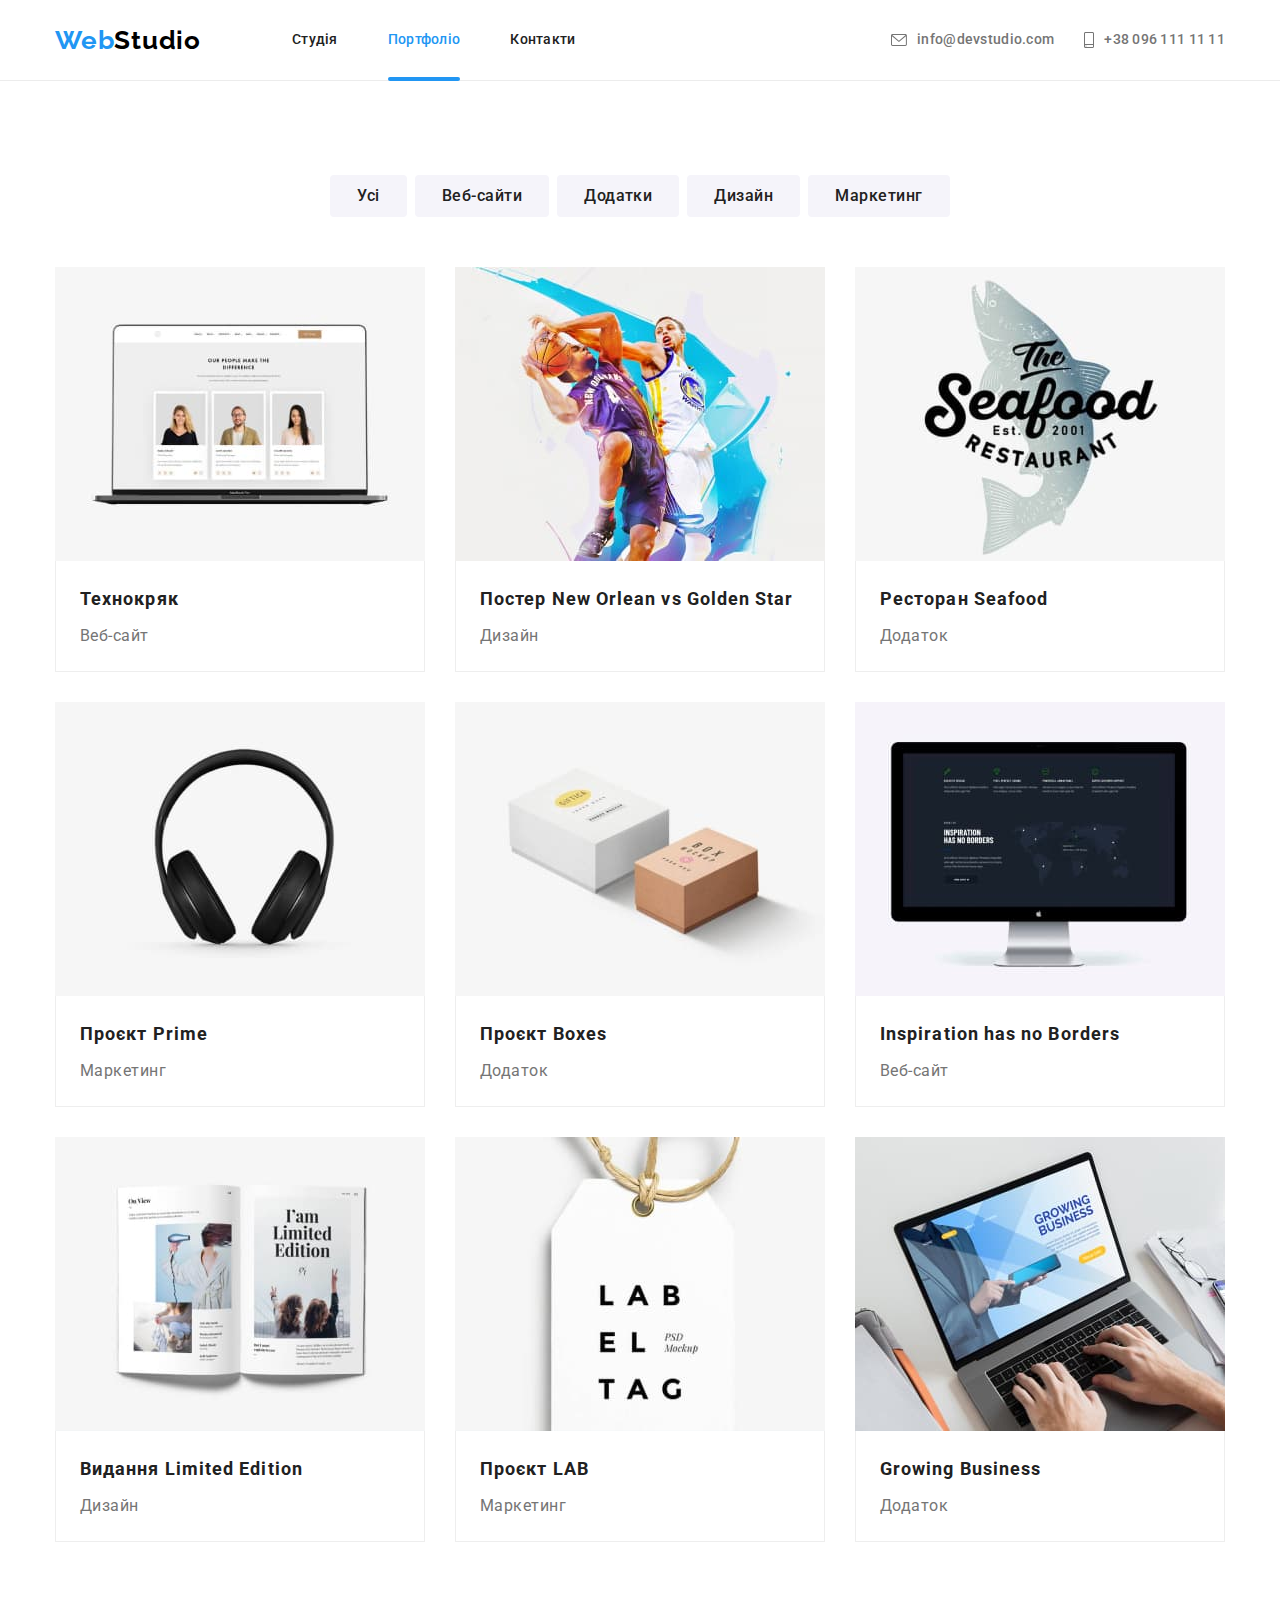
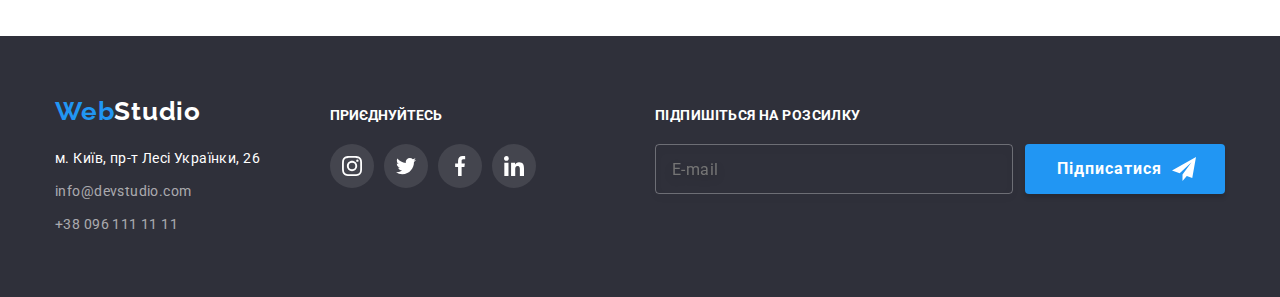
<file: portfolio.html>
<!DOCTYPE html>
<html lang="uk">
  <head>
    <meta charset="UTF-8" />
    <meta http-equiv="X-UA-Compatible" content="IE=edge" />
    <meta name="viewport" content="width=device-width, initial-scale=1.0" />
    <title>Portfolio</title>
    <link rel="stylesheet" href="./css/main.min.css" />
    <link rel="preconnect" href="https://fonts.googleapis.com" />
    <link rel="preconnect" href="https://fonts.gstatic.com" crossorigin />
    <link
      href="https://fonts.googleapis.com/css2?family=Raleway:wght@700&family=Roboto:wght@400;500;700;900&display=swap"
      rel="stylesheet"
    />
    <link
      rel="stylesheet"
      href="https://cdnjs.cloudflare.com/ajax/libs/modern-normalize/1.1.0/modern-normalize.min.css"
    />
    <link rel="stylesheet" href="./css/main.min.css" />
  </head>
  <body>
    <!--Шапка сайту-->
    <header class="header">
      <div class="container header-content">
        <a class="logo" href="index.html"
          >Web<span class="header__logo">Studio</span>
        </a>
        <nav class="main-nav">
          <ul class="main-nav__list">
            <li class="main-nav__item">
              <a class="main-nav__link" href="./index.html">Студія</a>
            </li>
            <li class="main-nav__item">
              <a
                class="main-nav__link main-nav__link--current"
                href="./portfolio.html"
                >Портфоліо</a
              >
            </li>
            <li class="main-nav__item">
              <a class="main-nav__link" href="#">Контакти</a>
            </li>
          </ul>
        </nav>
        <ul class="contacts">
          <li class="contacts__item">
            <a class="contacts__link" href="mailto:info@devstudio.com"
              ><svg class="contacts__icon" width="16px" height="12px">
                <use href="./imges/sprite.svg#icon-envelope"></use>
              </svg>
              info@devstudio.com
            </a>
          </li>
          <li class="contacts__item">
            <a class="contacts__link" href="tel:+380961111111"
              ><svg class="contacts__icon" width="10px" height="16px">
                <use href="./imges/sprite.svg#icon-smartphone"></use>
              </svg>
              +38 096 111 11 11</a
            >
          </li>
        </ul>
      </div>
    </header>
    <main>
      <!--Герой-->
      <section class="section">
        <div class="container">
          <h1 class="visually-hidden">Наші проекти</h1>
          <ul class="button-portfolio list">
            <li><button class="filter-button" type="button">Усі</button></li>
            <li>
              <button class="filter-button" type="button">Веб-сайти</button>
            </li>
            <li>
              <button class="filter-button" type="button">Додатки</button>
            </li>
            <li><button class="filter-button" type="button">Дизайн</button></li>
            <li>
              <button class="filter-button" type="button">Маркетинг</button>
            </li>
          </ul>
          <ul class="list project">
            <li class="works">
              <a class="project-list link" href="#">
                <div class="overlay">
                  <img
                    src="./imges/technokryk.jpg"
                    alt="websit-technokryk"
                    width="370"
                  />
                  <div class="overlay-hover">
                    <p class="overlay-text">
                      Ресурс пропонує комплексні пропозиції з різним рівнем
                      функціоналу та сервісів. Все це дозволить відвідувачу
                      отримати вичерпні відомості про компанію чи приватну
                      особу.
                    </p>
                  </div>
                </div>
                <div class="project-boder">
                  <h2 class="section-project">Технокряк</h2>
                  <p class="project-text">Веб-сайт</p>
                </div>
              </a>
            </li>
            <li class="works">
              <a class="project-list link" href="#">
                <div class="overlay">
                  <img
                    src="./imges/poster_new_orlean.jpg"
                    alt="poster-new-orlean-wih-golden-star"
                    width="370"
                  />
                  <div class="overlay-hover">
                    <p class="overlay-text">
                      Ресурс пропонує комплексні пропозиції з різним рівнем
                      функціоналу та сервісів. Все це дозволить відвідувачу
                      отримати вичерпні відомості про компанію чи приватну
                      особу.
                    </p>
                  </div>
                </div>
                <div class="project-boder">
                  <h2 class="section-project">
                    Постер New Orlean vs Golden Star
                  </h2>
                  <p class="project-text">Дизайн</p>
                </div>
              </a>
            </li>
            <li class="works">
              <a class="project-list link" href="#"
                ><div class="overlay">
                  <img
                    src="./imges/restaurant_seafood.jpg"
                    alt="banner-seafood-restaurant"
                    width="370"
                  />
                  <div class="overlay-hover">
                    <p class="overlay-text">
                      Ресурс пропонує комплексні пропозиції з різним рівнем
                      функціоналу та сервісів. Все це дозволить відвідувачу
                      отримати вичерпні відомості про компанію чи приватну
                      особу.
                    </p>
                  </div>
                </div>
                <div class="project-boder">
                  <h2 class="section-project">Ресторан Seafood</h2>
                  <p class="project-text">Додаток</p>
                </div>
              </a>
            </li>
            <li class="works">
              <a class="project-list link" href="#"
                ><div class="overlay">
                  <img
                    src="./imges/project_prime.jpg"
                    alt="headphones"
                    width="370"
                  />
                  <div class="overlay-hover">
                    <p class="overlay-text">
                      Ресурс пропонує комплексні пропозиції з різним рівнем
                      функціоналу та сервісів. Все це дозволить відвідувачу
                      отримати вичерпні відомості про компанію чи приватну
                      особу.
                    </p>
                  </div>
                </div>
                <div class="project-boder">
                  <h2 class="section-project">Проєкт Prime</h2>
                  <p class="project-text">Маркетинг</p>
                </div>
              </a>
            </li>
            <li class="works">
              <a class="project-list link" href="#"
                ><div class="overlay">
                  <img
                    src="./imges/project_box.jpg"
                    alt="two-boxes"
                    width="370"
                  />
                  <div class="overlay-hover">
                    <p class="overlay-text">
                      Ресурс пропонує комплексні пропозиції з різним рівнем
                      функціоналу та сервісів. Все це дозволить відвідувачу
                      отримати вичерпні відомості про компанію чи приватну
                      особу.
                    </p>
                  </div>
                </div>
                <div class="project-boder">
                  <h2 class="section-project">Проєкт Boxes</h2>
                  <p class="project-text">Додаток</p>
                </div>
              </a>
            </li>
            <li class="works">
              <a class="project-list link" href="#"
                ><div class="overlay">
                  <img
                    src="./imges/inspiration_hasnt_boders.jpg"
                    alt="websit-inspiration-hasnt-boders"
                    width="370"
                  />
                  <div class="overlay-hover">
                    <p class="overlay-text">
                      Ресурс пропонує комплексні пропозиції з різним рівнем
                      функціоналу та сервісів. Все це дозволить відвідувачу
                      отримати вичерпні відомості про компанію чи приватну
                      особу.
                    </p>
                  </div>
                </div>
                <div class="project-boder">
                  <h2 class="section-project">Inspiration has no Borders</h2>
                  <p class="project-text">Веб-сайт</p>
                </div>
              </a>
            </li>
            <li class="works">
              <a class="project-list link" href="#"
                ><div class="overlay">
                  <img
                    src="./imges/limitid_edition.jpg"
                    alt="book"
                    width="370"
                  />
                  <div class="overlay-hover">
                    <p class="overlay-text">
                      Ресурс пропонує комплексні пропозиції з різним рівнем
                      функціоналу та сервісів. Все це дозволить відвідувачу
                      отримати вичерпні відомості про компанію чи приватну
                      особу.
                    </p>
                  </div>
                </div>
                <div class="project-boder">
                  <h2 class="section-project">Видання Limited Edition</h2>
                  <p class="project-text">Дизайн</p>
                </div>
              </a>
            </li>
            <li class="works">
              <a class="project-list link" href="#"
                ><div class="overlay">
                  <img src="./imges/project_lab.jpg" alt="label" width="370" />
                  <div class="overlay-hover">
                    <p class="overlay-text">
                      Ресурс пропонує комплексні пропозиції з різним рівнем
                      функціоналу та сервісів. Все це дозволить відвідувачу
                      отримати вичерпні відомості про компанію чи приватну
                      особу.
                    </p>
                  </div>
                </div>
                <div class="project-boder">
                  <h2 class="section-project">Проєкт LAB</h2>
                  <p class="project-text">Маркетинг</p>
                </div>
              </a>
            </li>
            <li class="works">
              <a class="project-list link" href="#"
                ><div class="overlay">
                  <img
                    src="./imges/growing_business.jpg"
                    alt="laptop-with-app"
                    width="370"
                  />
                  <div class="overlay-hover">
                    <p class="overlay-text">
                      Ресурс пропонує комплексні пропозиції з різним рівнем
                      функціоналу та сервісів. Все це дозволить відвідувачу
                      отримати вичерпні відомості про компанію чи приватну
                      особу.
                    </p>
                  </div>
                </div>
                <div class="project-boder">
                  <h2 class="section-project">Growing Business</h2>
                  <p class="project-text">Додаток</p>
                </div>
              </a>
            </li>
          </ul>
        </div>
      </section>
    </main>
    <!--Футтер-->
    <footer class="footer">
      <div class="container footer-container">
        <div>
          <a class="logo" href="#"
            >Web<span class="logo__footer">Studio</span>
          </a>
          <address class="address">
            <ul class="address-list">
              <li class="address-item">
                <a
                  class="address-link__colored"
                  href="https://goo.gl/maps/43y1ShWH6YqDdSyP7"
                  target="_blank"
                  rel="noopener nofollow noreferrer "
                  >м. Київ, пр-т Лесі Українки, 26
                </a>
              </li>
              <li class="address-item">
                <a class="address-link" href="mailto:info@devstudio.com"
                  >info@devstudio.com</a
                >
              </li>
              <li class="address-item">
                <a class="address-link" href="tel:+380961111111"
                  >+38 096 111 11 11</a
                >
              </li>
            </ul>
          </address>
        </div>
        <div class="social-container">
          <p class="social-title">ПРИЄДНУЙТЕСЬ</p>
          <ul class="footer-social">
            <li>
              <a class="footer-social__icon" href="#">
                <svg width="20" height="20">
                  <use href="./imges/sprite.svg#icon-instagram"></use>
                </svg>
              </a>
            </li>
            <li>
              <a class="footer-social__icon" href="#">
                <svg width="20" height="20">
                  <use href="./imges/sprite.svg#icon-twiter"></use>
                </svg>
              </a>
            </li>
            <li>
              <a class="footer-social__icon" href="#">
                <svg width="20" height="20">
                  <use href="./imges/sprite.svg#icon-facebook"></use>
                </svg>
              </a>
            </li>
            <li>
              <a class="footer-social__icon" href="#">
                <svg width="20" height="20">
                  <use href="./imges/sprite.svg#icon-linkedin"></use>
                </svg>
              </a>
            </li>
          </ul>
        </div>
        <form class="form-subscribe">
          <div>
            <label for="subscribe-mail" class="form-subscribe__label">
              Підпишіться на розсилку</label
            >
            <input
              class="form-subscribe__input"
              name="subscribe-mail"
              id="subscribe-mail"
              type="mail"
              placeholder="E-mail"
            />
          </div>
          <button class="form-subscribe_button">
            Підписатися
            <svg class="form-subscribe__icon" width="24" height="24">
              <use href="./imges/sprite.svg#icon-send"></use>
            </svg>
          </button>
        </form>
      </div>
    </footer>
  </body>
</html>
</file>
<file: css/main.min.css>
:root{--main-color: #212121;--secondary-color: #757575;--akcent-color: #2196F3;--akcent-color-transparency: rgba(33, 150, 243, 0.9);--white-color: #FFFFFF;--logo-secondary-color: #000000;--hero-footer-background: #2F303A;--background-team: #F5F4FA;--button-hover: #188CE8;--footer-contact-color: rgba(255, 255, 255, 0.6);--icon-color: #AFB1B8;--boder-color: #21212133}:root{--main-font: "Roboto", sans-serif}body{background-color:var(--white-color);font-family:var(--main-font);color:var(--main-color);font-size:14px}.list{padding:0;margin:0;list-style:none}.link{text-decoration:none;font-style:normal}ul,h1,h2,h3,h4,h5,h6,p{margin:0;padding:0}img{display:block;max-width:100%;height:auto}.container{margin-left:auto;margin-right:auto;padding-left:15px;padding-right:15px}@media screen and (min-width: 480px){.container{width:480px}}@media screen and (min-width: 768px){.container{width:768px}}@media screen and (min-width: 1200px){.container{width:1200px}}.visually-hidden{position:absolute;white-space:nowrap;width:1px;height:1px;overflow:hidden;border:0;padding:0;clip:rect(0 0 0 0);-webkit-clip-path:inset(50%);clip-path:inset(50%);margin:-1px}.header{border-bottom:1px solid #ececec}.header-content{-webkit-box-align:center;-ms-flex-align:center;align-items:center;display:-webkit-box;display:-ms-flexbox;display:flex}.contacts{display:none}@media screen and (min-width: 768px){.contacts{display:block;list-style:none;margin-left:auto}}@media screen and (min-width: 1200px){.contacts{display:-webkit-box;display:-ms-flexbox;display:flex;margin-left:auto;gap:30px;list-style:none}}@media screen and (min-width: 768px)and (max-width: 1199px){.contacts__item:not(:last-child){margin-bottom:10px}}.contacts__link{-webkit-transition:color 250ms cubic-bezier(0.4, 0, 0.2, 1);transition:color 250ms cubic-bezier(0.4, 0, 0.2, 1);text-decoration:none;font-style:normal;color:var(--secondary-color);font-weight:500;line-height:1.14;letter-spacing:.02em}@media screen and (min-width: 1200px){.contacts__link{-webkit-box-align:center;-ms-flex-align:center;align-items:center;display:-webkit-box;display:-ms-flexbox;display:flex;padding-top:32px;padding-bottom:32px}}.contacts__link:hover,.contacts__link:focus{color:var(--akcent-color)}.contacts__icon{fill:currentColor}@media screen and (max-width: 1199px){.contacts__icon{margin-right:8px}}@media screen and (min-width: 1200px){.contacts__icon{margin-right:10px}}@media screen and (max-width: 1199px){.contacts__icon--email{width:14px;height:10px}}@media screen and (max-width: 1199px){.contacts__icon--phone{width:10px;height:14px}}.main-nav{margin-left:91px}.main-nav__list{display:none}@media screen and (min-width: 768px){.main-nav__list{display:-webkit-box;display:-ms-flexbox;display:flex;gap:50px;padding:0;margin:0;list-style:none}}.main-nav__link{-webkit-transition:color 250ms cubic-bezier(0.4, 0, 0.2, 1);transition:color 250ms cubic-bezier(0.4, 0, 0.2, 1);display:block;padding-top:32px;padding-bottom:32px;text-decoration:none;font-style:normal;color:var(--main-color);font-weight:500;line-height:1.14;letter-spacing:.02em}.main-nav__link:hover,.main-nav__link:focus{color:var(--akcent-color)}.main-nav__link--current{color:var(--akcent-color);position:relative}.main-nav__link--current::after{content:"";position:absolute;display:block;bottom:-1px;width:100%;height:4px;background-color:var(--akcent-color);border-radius:2px}.logo{color:var(--akcent-color);font-family:"Raleway";font-weight:700;font-size:26px;line-height:1.19;letter-spacing:.03em;text-decoration:none;font-style:normal}.header__logo{color:var(--logo-secondary-color)}.logo__footer{color:var(--white-color)}.hero{background-size:cover;background-position:center;background-repeat:no-repeat;margin-left:auto;margin-right:auto;max-width:1600px;padding-top:118px;padding-bottom:118px;text-align:center;background-color:rgba(47,48,58,.4);background-image:-webkit-gradient(linear, left top, right top, from(rgba(47, 48, 58, 0.4)), to(rgba(47, 48, 58, 0.4))),url(../imges/hero/img480.jpg);background-image:linear-gradient(to right, rgba(47, 48, 58, 0.4), rgba(47, 48, 58, 0.4)),url(../imges/hero/img480.jpg)}@media screen and (min-width: 1200px){.hero{padding-top:200px;padding-bottom:200px}}@media screen and (min-device-pixel-ratio: 2),screen and (-webkit-min-device-pixel-ratio: 2),screen and (min-resolution: 192dpi),screen and (min-resolution: 2dppx){.hero{background-image:-webkit-gradient(linear, left top, right top, from(rgba(47, 48, 58, 0.4)), to(rgba(47, 48, 58, 0.4))),url(../imges/hero/img960.jpg);background-image:linear-gradient(to right, rgba(47, 48, 58, 0.4), rgba(47, 48, 58, 0.4)),url(../imges/hero/img960.jpg)}}@media screen and (min-width: 481px){.hero{background-image:-webkit-gradient(linear, left top, right top, from(rgba(47, 48, 58, 0.4)), to(rgba(47, 48, 58, 0.4))),url(../imges/hero/img768.jpg);background-image:linear-gradient(to right, rgba(47, 48, 58, 0.4), rgba(47, 48, 58, 0.4)),url(../imges/hero/img768.jpg)}}@media screen and (min-width: 481px)and (min-device-pixel-ratio: 2),screen and (min-width: 481px)and (-webkit-min-device-pixel-ratio: 2),screen and (min-width: 481px)and (min-resolution: 192dpi),screen and (min-width: 481px)and (min-resolution: 2dppx){.hero{background-image:-webkit-gradient(linear, left top, right top, from(rgba(47, 48, 58, 0.4)), to(rgba(47, 48, 58, 0.4))),url(../imges/hero/img1536.jpg);background-image:linear-gradient(to right, rgba(47, 48, 58, 0.4), rgba(47, 48, 58, 0.4)),url(../imges/hero/img1536.jpg)}}@media screen and (min-width: 769px){.hero{background-image:-webkit-gradient(linear, left top, right top, from(rgba(47, 48, 58, 0.4)), to(rgba(47, 48, 58, 0.4))),url(../imges/hero/img1600.jpg);background-image:linear-gradient(to right, rgba(47, 48, 58, 0.4), rgba(47, 48, 58, 0.4)),url(../imges/hero/img1600.jpg)}}@media screen and (min-width: 769px)and (min-device-pixel-ratio: 2),screen and (min-width: 769px)and (-webkit-min-device-pixel-ratio: 2),screen and (min-width: 769px)and (min-resolution: 192dpi),screen and (min-width: 769px)and (min-resolution: 2dppx){.hero{background-image:-webkit-gradient(linear, left top, right top, from(rgba(47, 48, 58, 0.4)), to(rgba(47, 48, 58, 0.4))),url(../imges/hero/img3200.jpg);background-image:linear-gradient(to right, rgba(47, 48, 58, 0.4), rgba(47, 48, 58, 0.4)),url(../imges/hero/img3200.jpg)}}.hero__text{margin-bottom:30px;margin-left:auto;margin-right:auto;text-align:center;width:360px;color:var(--white-color);font-weight:900;font-size:26px;line-height:1.61;letter-spacing:.06em;text-transform:uppercase}@media screen and (min-width: 1200px){.hero__text{width:696px;font-size:44px;line-height:1.36}}.hero__button{-webkit-transition:background-color 250ms cubic-bezier(0.4, 0, 0.2, 1);transition:background-color 250ms cubic-bezier(0.4, 0, 0.2, 1);border-radius:4px;padding:10px 32px;background-color:var(--akcent-color);color:var(--white-color);cursor:pointer;border-color:rgba(0,0,0,0);-webkit-box-shadow:0px 4px 4px rgba(0,0,0,.15);box-shadow:0px 4px 4px rgba(0,0,0,.15);font-family:var(--main-font);font-weight:700;font-size:16px;line-height:1.9;letter-spacing:.06em}.hero__button:hover,.hero__button:focus{background-color:var(--button-hover)}.form-button{-webkit-transition:background-color 250ms cubic-bezier(0.4, 0, 0.2, 1);transition:background-color 250ms cubic-bezier(0.4, 0, 0.2, 1);margin-top:30px;width:200px;border-radius:4px;padding:10px 52px;background-color:var(--akcent-color);color:var(--white-color);cursor:pointer;border-color:rgba(0,0,0,0);-webkit-box-shadow:0px 4px 4px rgba(0,0,0,.15);box-shadow:0px 4px 4px rgba(0,0,0,.15);font-family:var(--main-font);font-weight:700;font-size:16px;line-height:1.9;letter-spacing:.06em}.form-button:hover,.form-button:focus{background-color:var(--button-hover)}.form-subscribe_button{-webkit-transition:background-color 250ms cubic-bezier(0.4, 0, 0.2, 1);transition:background-color 250ms cubic-bezier(0.4, 0, 0.2, 1);display:-webkit-box;display:-ms-flexbox;display:flex;-webkit-box-align:center;-ms-flex-align:center;align-items:center;-webkit-box-pack:center;-ms-flex-pack:center;justify-content:center;gap:10px;width:200px;padding:10px 28px;background-color:var(--akcent-color);-webkit-box-shadow:0px 4px 4px rgba(0,0,0,.15);box-shadow:0px 4px 4px rgba(0,0,0,.15);border-radius:4px;border:rgba(0,0,0,0);cursor:pointer;font-weight:700;font-size:16px;line-height:1.87;letter-spacing:.06em;color:var(--white-color)}.form-subscribe_button:hover,.form-subscribe_button:focus{background-color:var(--button-hover)}@media screen and (min-width: 768px){.form-subscribe_button{padding:10px 28px 10px 31px}}@media screen and (max-width: 1199px){.button--centered{margin-left:auto;margin-right:auto}}.section{padding-top:60px;padding-bottom:60px}@media screen and (min-width: 1200px){.section{padding-top:94px;padding-bottom:94px}}.features{padding:0;margin:0;list-style:none}@media screen and (min-width: 768px){.features{display:-webkit-box;display:-ms-flexbox;display:flex;-ms-flex-wrap:wrap;flex-wrap:wrap;gap:30px}}.features__icons{display:-webkit-box;display:-ms-flexbox;display:flex;-webkit-box-pack:center;-ms-flex-pack:center;justify-content:center;-webkit-box-align:center;-ms-flex-align:center;align-items:center;background-color:#f5f4fa;height:120px;margin-bottom:30px}@media screen and (max-width: 767px){.features__item:not(:last-child){margin-bottom:30px}}@media screen and (min-width: 768px){.features__item{-ms-flex-preferred-size:calc((100% - 30px)/2);flex-basis:calc((100% - 30px)/2)}}@media screen and (min-width: 1200px){.features__item{-ms-flex-preferred-size:calc((100% - 90px)/4);flex-basis:calc((100% - 90px)/4)}}.features__tittle{margin-top:0;margin-bottom:10px;color:var(--main-color);font-weight:700;font-size:14px;line-height:1.14;letter-spacing:.03em}@media screen and (max-width: 767px){.features__tittle{text-align:center}}.features__text{color:var(--secondary-color);font-size:14px;line-height:1.7;letter-spacing:.03em}.production{display:none;padding-top:47px;padding-bottom:94px}@media screen and (min-width: 1200px){.production{display:-webkit-box;display:-ms-flexbox;display:flex}}.production__item{position:relative}.production__text{position:absolute;bottom:0;display:-webkit-box;display:-ms-flexbox;display:flex;-webkit-box-pack:center;-ms-flex-pack:center;justify-content:center;-webkit-box-align:center;-ms-flex-align:center;align-items:center;height:70px;width:100%;background-color:rgba(47,48,58,.8);color:var(--white-color);font-style:normal;font-weight:700;font-size:14px;line-height:1.14;letter-spacing:.03em;text-transform:uppercase}.production__tittle{margin-top:0;margin-bottom:50px;text-align:center;font-weight:700;font-size:36px;line-height:1.17;letter-spacing:.03em}.production__list{display:-webkit-box;display:-ms-flexbox;display:flex;-ms-flex-wrap:wrap;flex-wrap:wrap;gap:30px;list-style:none}.production__item{-ms-flex-preferred-size:calc((100% - 60px)/3);flex-basis:calc((100% - 60px)/3)}.production__item:last-child{margin-right:0px}.team{background-color:var(--background-team);padding-top:60px;padding-bottom:60px}@media screen and (min-width: 1200px){.team{padding-top:94px;padding-bottom:94px}}.team__tittle{margin-top:0;margin-bottom:30px;text-align:center;font-weight:700;font-size:28px;line-height:1.17;letter-spacing:.03em}@media screen and (min-width: 1200px){.team__tittle{margin-bottom:50px;font-size:36px}}.team__set{display:-webkit-box;display:-ms-flexbox;display:flex;-ms-flex-wrap:wrap;flex-wrap:wrap;-webkit-box-pack:center;-ms-flex-pack:center;justify-content:center;gap:30px;list-style:none}.teammate{border-radius:0px 0px 4px 4px;-webkit-box-shadow:0px 1px 3px rgba(0,0,0,.12),0px 1px 1px rgba(0,0,0,.14),0px 2px 1px rgba(0,0,0,.2);box-shadow:0px 1px 3px rgba(0,0,0,.12),0px 1px 1px rgba(0,0,0,.14),0px 2px 1px rgba(0,0,0,.2);background-color:var(--white-color)}.teammate:last-child{margin-right:0px}@media screen and (min-width: 480px){.teammate{width:450px}}@media screen and (min-width: 768px){.teammate{width:354px}}@media screen and (min-width: 1200px){.teammate{width:270px}}.teammate__info{padding-top:30px;padding-bottom:30px}.teammate__name{margin-bottom:10px;text-align:center;margin-bottom:10px;font-weight:500;font-size:16px;line-height:1.19;letter-spacing:.03em}.teammate__text{text-align:center;color:var(--secondary-color);font-size:16px;line-height:1.19;letter-spacing:.03em}.social-network{display:-webkit-box;display:-ms-flexbox;display:flex;-webkit-box-pack:center;-ms-flex-pack:center;justify-content:center;-webkit-box-align:center;-ms-flex-align:center;align-items:center;gap:10px;margin-top:16px;list-style:none}.social-network__icons{-webkit-transition:fill 250ms cubic-bezier(0.4, 0, 0.2, 1),background-color 250ms cubic-bezier(0.4, 0, 0.2, 1);transition:fill 250ms cubic-bezier(0.4, 0, 0.2, 1),background-color 250ms cubic-bezier(0.4, 0, 0.2, 1);fill:var(--icon-color);display:block;width:44px;height:44px;padding:12px;border-radius:50%}.social-network__icons:hover,.social-network__icons:focus{fill:var(--white-color);background-color:var(--akcent-color)}.customers{padding-top:60px;padding-bottom:60px}@media screen and (min-width: 1200px){.customers{padding-top:94px;padding-bottom:94px}}.customers__title{margin-bottom:30px;text-align:center;font-weight:700;letter-spacing:.03em;line-height:1.17;font-size:28px}@media screen and (min-width: 1200px){.customers__title{margin-top:0;margin-bottom:50px;font-size:36px}}.customers__list{display:-webkit-box;display:-ms-flexbox;display:flex;-webkit-box-pack:center;-ms-flex-pack:center;justify-content:center;-webkit-box-align:center;-ms-flex-align:center;align-items:center;-ms-flex-wrap:wrap;flex-wrap:wrap;gap:30px;list-style:none}@media screen and (min-width: 1200px){.customers__list{-ms-flex-wrap:nowrap;flex-wrap:nowrap}}.customers__icon{-webkit-transition:border-color 250ms cubic-bezier(0.4, 0, 0.2, 1),fill 250ms cubic-bezier(0.4, 0, 0.2, 1);transition:border-color 250ms cubic-bezier(0.4, 0, 0.2, 1),fill 250ms cubic-bezier(0.4, 0, 0.2, 1);display:-webkit-box;display:-ms-flexbox;display:flex;-webkit-box-pack:center;-ms-flex-pack:center;justify-content:center;-webkit-box-align:center;-ms-flex-align:center;align-items:center;width:210px;height:92px;border:1px solid #afb1b8;border-radius:4px;padding:16px 52px;fill:var(--icon-color)}.customers__icon:hover,.customers__icon:focus{border-color:var(--akcent-color);fill:var(--akcent-color)}@media screen and (min-width: 768px){.customers__icon{width:226px;padding:16px 60px}}@media screen and (min-width: 1200px){.customers__icon{width:170px;padding:16px 32px}}.footer{padding-bottom:60px;padding-top:60px;background-color:var(--hero-footer-background)}.footer-container{display:block;text-align:center}@media screen and (min-width: 768px){.footer-container{display:-webkit-box;display:-ms-flexbox;display:flex;-webkit-box-pack:center;-ms-flex-pack:center;justify-content:center;-ms-flex-wrap:wrap;flex-wrap:wrap;-webkit-box-align:baseline;-ms-flex-align:baseline;align-items:baseline}}@media screen and (min-width: 1200px){.footer-container{display:-webkit-box;display:-ms-flexbox;display:flex;-webkit-box-align:baseline;-ms-flex-align:baseline;align-items:baseline;text-align:start}}.address{margin-top:20px}.address-list{padding:0;margin:0;list-style:none}.address-item:not(:last-child){margin-bottom:8px}@media screen and (min-width: 1200px){.address-item:not(:last-child){margin-bottom:9px}}.address-link__colored{color:var(--white-color);letter-spacing:.03em;line-height:1.71;text-decoration:none;font-style:normal}.address-link{-webkit-transition:color 250ms cubic-bezier(0.4, 0, 0.2, 1);transition:color 250ms cubic-bezier(0.4, 0, 0.2, 1);color:var(--footer-contact-color);letter-spacing:.03em;line-height:1.71;text-decoration:none;font-style:normal}.address-link:hover,.address-link:focus,.address-link__colored:hover,.address-link__colored:focus{color:var(--akcent-color)}.social-container{margin-top:60px}@media screen and (min-width: 768px){.social-container{margin-left:165px;margin-top:0}}@media screen and (min-width: 1200px){.social-container{margin-left:70px}}.social-title{color:#fff;font-weight:700;font-size:14px;line-height:1.172}.footer-social{gap:10px;margin-top:20px;display:-webkit-box;display:-ms-flexbox;display:flex;-webkit-box-pack:center;-ms-flex-pack:center;justify-content:center;-webkit-box-align:center;-ms-flex-align:center;align-items:center;list-style:none}.footer-social__icon{-webkit-transition:background-color 250ms cubic-bezier(0.4, 0, 0.2, 1);transition:background-color 250ms cubic-bezier(0.4, 0, 0.2, 1);display:block;border-radius:50%;padding:12px;width:44px;height:44px;background-color:rgba(255,255,255,.1);fill:var(--white-color)}.footer-social__icon:hover,.footer-social__icon:focus{background-color:var(--akcent-color)}.form-subscribe{margin-top:60px}@media screen and (min-width: 768px){.form-subscribe{display:block;text-align:center;margin-top:0}}@media screen and (min-width: 1200px){.form-subscribe{display:-webkit-box;display:-ms-flexbox;display:flex;margin-left:auto;gap:12px;-webkit-box-align:end;-ms-flex-align:end;align-items:flex-end;text-align:start}}.form-subscribe__label{display:block;margin-bottom:20px;font-weight:700;font-size:14px;line-height:1.14;letter-spacing:.03em;text-transform:uppercase;color:var(--white-color)}@media screen and (min-width: 1200px){.form-subscribe__label{display:block;margin-top:0px}}.form-subscribe__input{display:block;width:100%;height:50px;padding:15px 16px;margin-bottom:20px;font-size:16px;line-height:1.25;letter-spacing:.03em;color:var(--white-color);cursor:pointer;border:1px solid rgba(255,255,255,.3019607843);-webkit-filter:drop-shadow(0px 4px 4px rgba(0, 0, 0, 0.15));filter:drop-shadow(0px 4px 4px rgba(0, 0, 0, 0.15));border-radius:4px;background-color:rgba(0,0,0,0);-webkit-transition:border-color 250ms cubic-bezier(0.4, 0, 0.2, 1);transition:border-color 250ms cubic-bezier(0.4, 0, 0.2, 1)}.form-subscribe__input:hover,.form-subscribe__input:focus{border-color:var(--akcent-color)}@media screen and (min-width: 768px){.form-subscribe__input{width:450px}}@media screen and (min-width: 1200px){.form-subscribe__input{width:358px;margin:0}}.form-subscribe__icon{fill:var(--white-color);display:-webkit-inline-box;display:-ms-inline-flexbox;display:inline-flex}.backdrop{position:fixed;top:0;left:0;width:100%;height:100%;background-color:rgba(0,0,0,.2);-webkit-transition:opacity 250ms cubic-bezier(0.4, 0, 0.2, 1),visibility 250ms cubic-bezier(0.4, 0, 0.2, 1);transition:opacity 250ms cubic-bezier(0.4, 0, 0.2, 1),visibility 250ms cubic-bezier(0.4, 0, 0.2, 1)}.backdrop.is-hidden{visibility:hidden;opacity:0;pointer-events:none}.modal{position:absolute;top:50%;left:50%;-webkit-transform:translate(-50%, -50%) scale(0.9);transform:translate(-50%, -50%) scale(0.9);-webkit-transition:-webkit-transform 250ms cubic-bezier(0.4, 0, 0.2, 1);transition:-webkit-transform 250ms cubic-bezier(0.4, 0, 0.2, 1);transition:transform 250ms cubic-bezier(0.4, 0, 0.2, 1);transition:transform 250ms cubic-bezier(0.4, 0, 0.2, 1), -webkit-transform 250ms cubic-bezier(0.4, 0, 0.2, 1);-webkit-box-shadow:0px 1px 3px rgba(0,0,0,.12),0px 1px 1px rgba(0,0,0,.14),0px 2px 1px rgba(0,0,0,.2);box-shadow:0px 1px 3px rgba(0,0,0,.12),0px 1px 1px rgba(0,0,0,.14),0px 2px 1px rgba(0,0,0,.2);text-align:center;padding:40px;min-width:450px;min-height:609px;border-radius:4px;background-color:var(--white-color)}@media screen and (min-width: 1200px){.modal{min-width:528px;min-height:581px}}.btn-modal-close{-webkit-transition:fill 250ms cubic-bezier(0.4, 0, 0.2, 1);transition:fill 250ms cubic-bezier(0.4, 0, 0.2, 1);position:absolute;width:30px;height:30px;top:8px;right:8px;fill:var(--logo-secondary-color);background:var(--white-color);border:1px solid rgba(0,0,0,.1);border-radius:50%;cursor:pointer;display:-webkit-box;display:-ms-flexbox;display:flex;-webkit-box-align:center;-ms-flex-align:center;align-items:center;-webkit-box-pack:center;-ms-flex-pack:center;justify-content:center}.btn-modal-close :hover,.btn-modal-close :focus{fill:var(--akcent-color)}.modal-tittle{display:block;margin-bottom:12px;margin-left:auto;margin-right:auto;width:370px;font-weight:700;font-size:20px;line-height:1.5;text-align:center;letter-spacing:.03em}@media screen and (min-width: 1200px){.modal-tittle{width:448px}}.form{display:block}.form__field{position:relative;width:370px;margin-bottom:10px;text-align:left;display:-webkit-box;display:-ms-flexbox;display:flex;-webkit-box-orient:vertical;-webkit-box-direction:normal;-ms-flex-direction:column;flex-direction:column}@media screen and (min-width: 1200px){.form__field{width:448px}}.form__field--input{position:relative;display:block;width:100%;margin:0;padding:11px 12px 11px 42px;cursor:pointer;border:1px solid var(--boder-color);border-radius:4px;font:inherit;font-size:14px;line-height:1.1428571429;letter-spacing:.01em;-webkit-transition:border-color 250ms cubic-bezier(0.4, 0, 0.2, 1),outline-color 250ms cubic-bezier(0.4, 0, 0.2, 1);transition:border-color 250ms cubic-bezier(0.4, 0, 0.2, 1),outline-color 250ms cubic-bezier(0.4, 0, 0.2, 1)}.form__field--icon{-webkit-transition:fill 250ms cubic-bezier(0.4, 0, 0.2, 1);transition:fill 250ms cubic-bezier(0.4, 0, 0.2, 1);fill:var(--main-color);position:absolute;top:50%;margin-left:12px;cursor:pointer}.form__field:hover .form__field--icon,.form__field:hover .form__field--input,.form__field--input:focus+.form__field--icon,.form__field--input:focus{border-color:var(--akcent-color);fill:var(--akcent-color);outline-color:var(--akcent-color)}.form__field--mb{margin-bottom:0}.form__field--comment{-webkit-transition:border-color 250ms cubic-bezier(0.4, 0, 0.2, 1),outline-color 250ms cubic-bezier(0.4, 0, 0.2, 1);transition:border-color 250ms cubic-bezier(0.4, 0, 0.2, 1),outline-color 250ms cubic-bezier(0.4, 0, 0.2, 1);display:block;resize:none;padding:12px 16px;margin-bottom:0;width:370px;height:120px;border:1px solid var(--boder-color);font-size:14px;line-height:1.67;letter-spacing:.01em;cursor:pointer;color:var(--main-color)}.form__field--comment:hover,.form__field--comment:focus{border-color:var(--akcent-color);outline-color:var(--akcent-color)}@media screen and (min-width: 1200px){.form__field--comment{width:100%}}.form__field>label{margin-bottom:4px}.form-checkbox{-webkit-appearance:none;-moz-appearance:none;appearance:none;position:absolute}.agreement{display:-webkit-box;display:-ms-flexbox;display:flex;-webkit-box-align:center;-ms-flex-align:center;align-items:center;-webkit-box-pack:center;-ms-flex-pack:center;justify-content:center;gap:7px;margin-top:20px;font-size:12px;line-height:1.171;letter-spacing:.03em;color:var(--secondary-color)}@media screen and (min-width: 1200px){.agreement{font-size:14px;line-height:1.71}}.icon-checkbox{fill:var(--white-color);background-color:rgba(0,0,0,0);border:2px solid var(--main-color);border-radius:2px;cursor:pointer;-webkit-transition:border-color 250ms cubic-bezier(0.4, 0, 0.2, 1),background-color 250ms cubic-bezier(0.4, 0, 0.2, 1);transition:border-color 250ms cubic-bezier(0.4, 0, 0.2, 1),background-color 250ms cubic-bezier(0.4, 0, 0.2, 1)}.form-checkbox:checked+.icon-checkbox{background-color:var(--akcent-color);border-color:rgba(0,0,0,0);background-origin:content-box;outline-color:rgba(0,0,0,0)}.form-checkbox:focus+.icon-checkbox,.form-checkbox:hover+.icon-checkbox{outline:2px solid var(--akcent-color);border-color:rgba(0,0,0,0)}.text-agreement{-webkit-user-select:none;-moz-user-select:none;-ms-user-select:none;user-select:none}.contract-text{color:var(--akcent-color)}.filter-button{-webkit-transition:color 250ms cubic-bezier(0.4, 0, 0.2, 1),background-color 250ms cubic-bezier(0.4, 0, 0.2, 1),-webkit-box-shadow 250ms cubic-bezier(0.4, 0, 0.2, 1);transition:color 250ms cubic-bezier(0.4, 0, 0.2, 1),background-color 250ms cubic-bezier(0.4, 0, 0.2, 1),-webkit-box-shadow 250ms cubic-bezier(0.4, 0, 0.2, 1);transition:box-shadow 250ms cubic-bezier(0.4, 0, 0.2, 1),color 250ms cubic-bezier(0.4, 0, 0.2, 1),background-color 250ms cubic-bezier(0.4, 0, 0.2, 1);transition:box-shadow 250ms cubic-bezier(0.4, 0, 0.2, 1),color 250ms cubic-bezier(0.4, 0, 0.2, 1),background-color 250ms cubic-bezier(0.4, 0, 0.2, 1),-webkit-box-shadow 250ms cubic-bezier(0.4, 0, 0.2, 1);padding:6px 25px;border-radius:4px;color:var(--main-color);border-color:rgba(0,0,0,0);cursor:pointer;background-color:var(--background-team);font-family:inherit;font-weight:500;font-size:16px;line-height:1.62;text-align:center;letter-spacing:.03em}.filter-button:hover,.filter-button:focus{-webkit-box-shadow:0px 3px 1px rgba(0,0,0,.1),0px 1px 2px rgba(0,0,0,.08),0px 2px 2px rgba(0,0,0,.12);box-shadow:0px 3px 1px rgba(0,0,0,.1),0px 1px 2px rgba(0,0,0,.08),0px 2px 2px rgba(0,0,0,.12);color:var(--white-color);background:var(--akcent-color)}.button-portfolio{gap:8px;margin-bottom:50px;display:-webkit-box;display:-ms-flexbox;display:flex;-ms-flex-wrap:wrap;flex-wrap:wrap;-webkit-box-pack:center;-ms-flex-pack:center;justify-content:center}.project{display:-webkit-box;display:-ms-flexbox;display:flex;-ms-flex-wrap:wrap;flex-wrap:wrap;gap:30px}.works{-ms-flex-preferred-size:calc((100% - 60px)/3);flex-basis:calc((100% - 60px)/3)}.project-list{-webkit-transition:-webkit-box-shadow 250ms cubic-bezier(0.4, 0, 0.2, 1);transition:-webkit-box-shadow 250ms cubic-bezier(0.4, 0, 0.2, 1);transition:box-shadow 250ms cubic-bezier(0.4, 0, 0.2, 1);transition:box-shadow 250ms cubic-bezier(0.4, 0, 0.2, 1), -webkit-box-shadow 250ms cubic-bezier(0.4, 0, 0.2, 1);display:block}.project-list:hover,.project-list:focus{-webkit-box-shadow:0px 1px 1px rgba(0,0,0,.12),0px 4px 4px rgba(0,0,0,.06),1px 4px 6px rgba(0,0,0,.16);box-shadow:0px 1px 1px rgba(0,0,0,.12),0px 4px 4px rgba(0,0,0,.06),1px 4px 6px rgba(0,0,0,.16)}.section-project{margin-top:0;margin-bottom:4px;color:var(--main-color);font-weight:700;font-size:18px;line-height:2;letter-spacing:.06em}.project-text{color:var(--secondary-color);font-size:16px;line-height:1.88;letter-spacing:.03em}.project-boder{padding:20px 24px;border-right-width:1px;border-right-style:solid;border-right-color:#eee;border-left-width:1px;border-left-style:solid;border-left-color:#eee;border-bottom-width:1px;border-bottom-style:solid;border-bottom-color:#eee}.overlay{position:relative;overflow:hidden}.overlay-hover{-webkit-transition:-webkit-transform 250ms cubic-bezier(0.4, 0, 0.2, 1);transition:-webkit-transform 250ms cubic-bezier(0.4, 0, 0.2, 1);transition:transform 250ms cubic-bezier(0.4, 0, 0.2, 1);transition:transform 250ms cubic-bezier(0.4, 0, 0.2, 1), -webkit-transform 250ms cubic-bezier(0.4, 0, 0.2, 1);-webkit-transform:translateY(100%);transform:translateY(100%);position:absolute;top:0;left:0;width:100%;height:100%;background-color:var(--akcent-color-transparency)}.project-list:focus .overlay-hover,.project-list:hover .overlay-hover{-webkit-transform:translateY(0);transform:translateY(0)}.overlay-text{position:absolute;left:24px;top:63px;max-width:322px;font-size:18px;line-height:1.56;letter-spacing:.03em;color:#fff}.menu-toggle{-webkit-transition:fill 250ms cubic-bezier(0.4, 0, 0.2, 1);transition:fill 250ms cubic-bezier(0.4, 0, 0.2, 1);min-height:40px;min-width:40px;display:-webkit-box;display:-ms-flexbox;display:flex;-webkit-box-align:center;-ms-flex-align:center;align-items:center;-webkit-box-pack:center;-ms-flex-pack:center;justify-content:center;margin-left:auto;padding:0;background-color:rgba(0,0,0,0);cursor:pointer;border:none;border-radius:50%;outline:none}.menu-toggle:hover,.menu-toggle:focus{fill:var(--akcent-color)}@media(min-width: 768px){.menu-toggle{display:none}}.menu-container{position:fixed;top:0;left:0;display:-webkit-box;display:-ms-flexbox;display:flex;-webkit-box-orient:vertical;-webkit-box-direction:normal;-ms-flex-direction:column;flex-direction:column;width:100vw;height:100vh;padding:48px 40px;background-color:var(--white-color);z-index:999;-webkit-transform:translateX(100%);transform:translateX(100%);-webkit-transition:-webkit-transform 250ms ease-in-out;transition:-webkit-transform 250ms ease-in-out;transition:transform 250ms ease-in-out;transition:transform 250ms ease-in-out, -webkit-transform 250ms ease-in-out}.menu-container.is-open{-webkit-transform:translateX(0);transform:translateX(0)}.menu-container .menu-toggle{position:absolute;top:16px;right:16px;color:#fff}.mobile-menu__item:not(:last-child){margin-bottom:32px}.mobile-menu{padding:0;margin-bottom:auto;list-style:none}.mobile-menu__link{-webkit-transition:color 250ms cubic-bezier(0.4, 0, 0.2, 1);transition:color 250ms cubic-bezier(0.4, 0, 0.2, 1);font-weight:500;font-size:40px;line-height:1.175;letter-spacing:.02em;color:var(--main-color);text-decoration:none}.mobile-menu__link:hover,.mobile-menu__link:focus{color:var(--akcent-color)}.current{color:var(--akcent-color);position:relative}.mobile-contacts__tel{display:block;margin-bottom:32px;font-weight:500;font-size:34px;line-height:1.1764705882;letter-spacing:.02em;color:var(--akcent-color)}.mobile-contacts__email{font-weight:500;font-size:24px;line-height:1.1666666667;letter-spacing:.02em;color:var(--secondary-color)}.mobile-social{display:-webkit-box;display:-ms-flexbox;display:flex;margin-top:64px;gap:20px}.mobile-social__link{font-weight:500;font-size:18px;line-height:1.2222222222;letter-spacing:.02em;color:var(--akcent-color)}.mobile-social__items:not(:last-child){border-right:1px solid var(--secondary-color);padding-right:10px}/*# sourceMappingURL=main.min.css.map */
</file>
